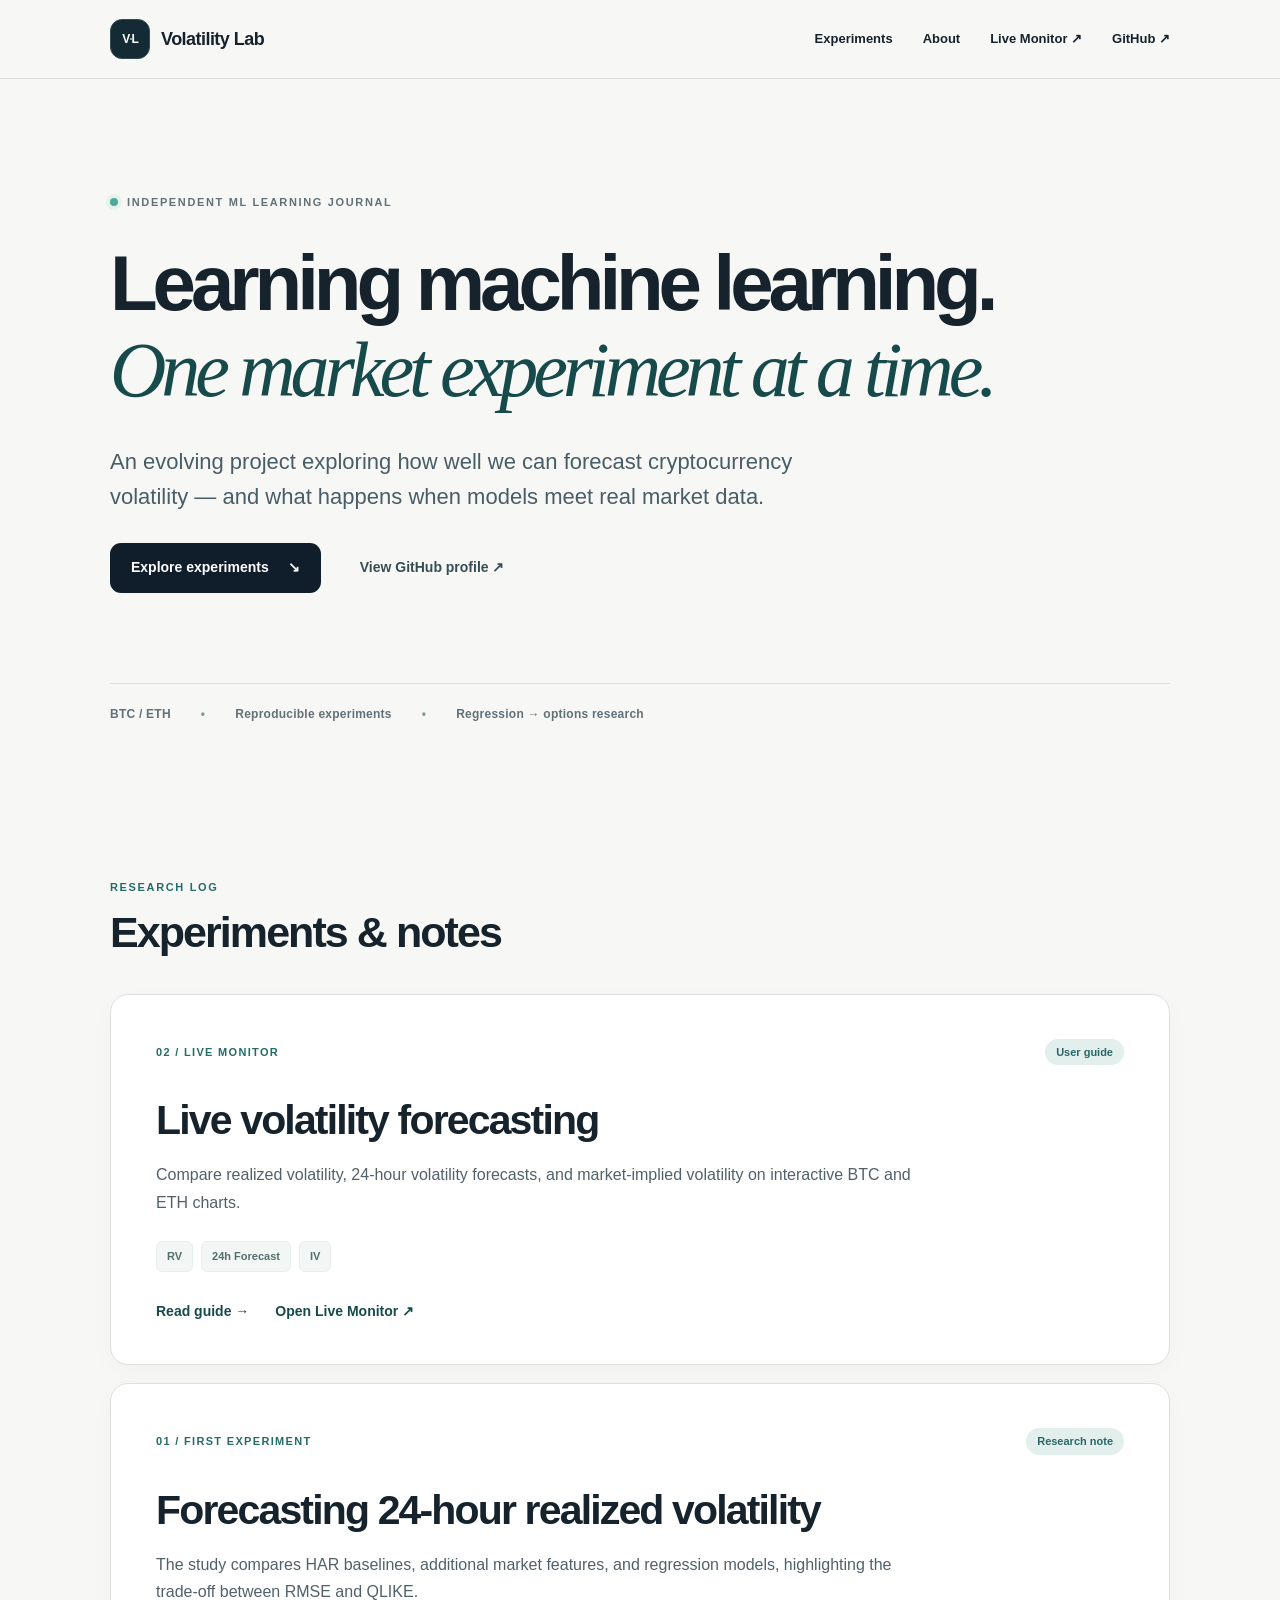
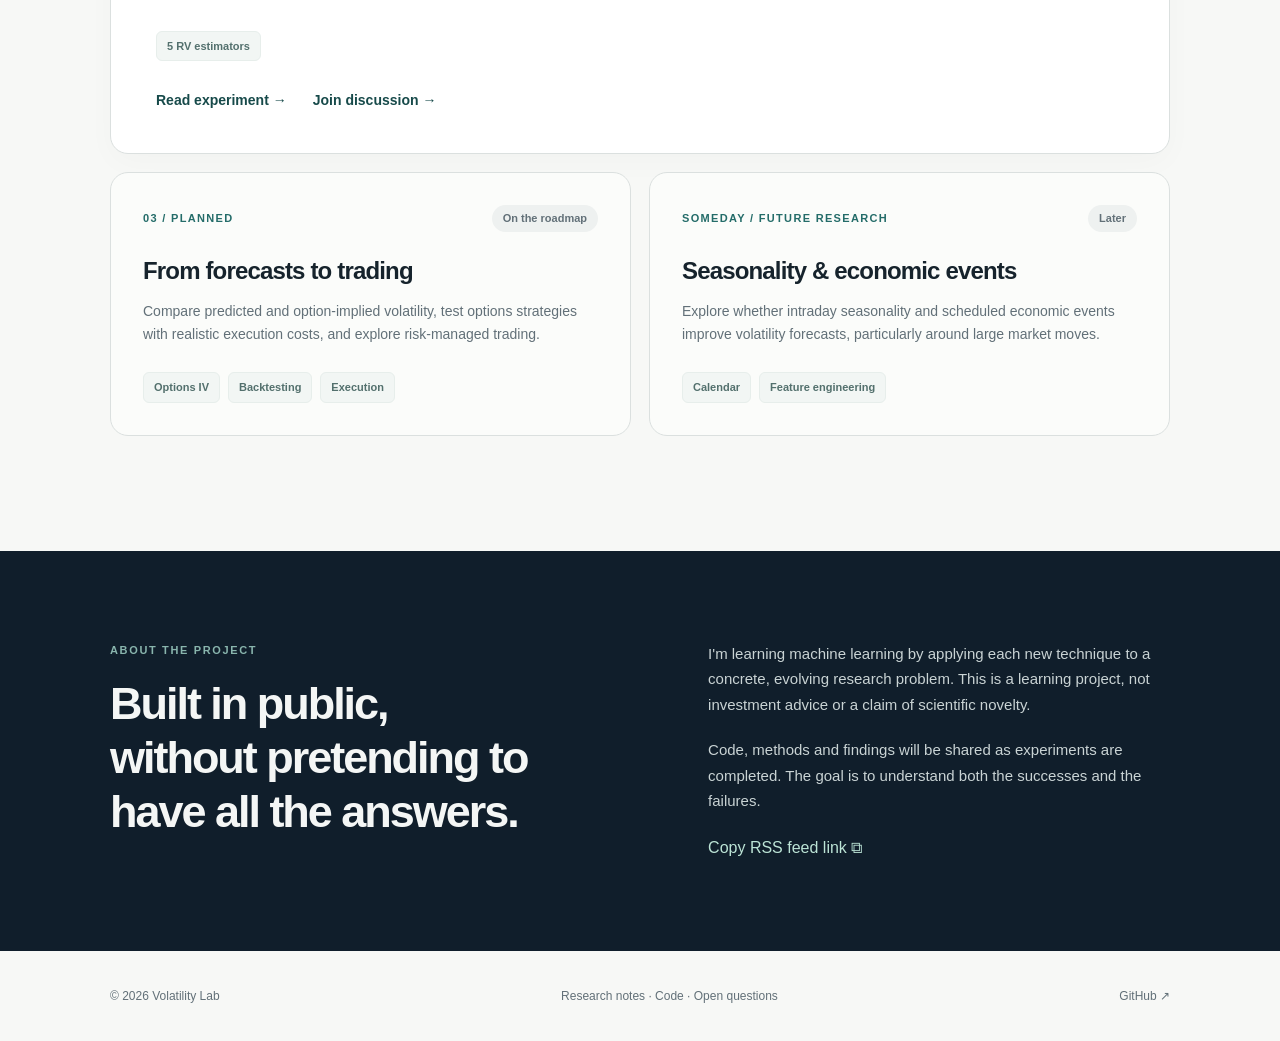
<file: index.html>
<!doctype html>
<html lang="en">
<head>
  <meta charset="utf-8">
  <meta name="viewport" content="width=device-width, initial-scale=1">
  <meta name="description" content="Volatility Lab — an open learning journal exploring machine learning for cryptocurrency volatility forecasting.">
  <meta name="theme-color" content="#101e2b">
  <link rel="canonical" href="https://olegkozik.github.io/volatility_lab/">
  <meta property="og:type" content="website">
  <meta property="og:site_name" content="Volatility Lab">
  <meta property="og:title" content="Volatility Lab — Open Machine Learning Research Journal">
  <meta property="og:description" content="Learning machine learning through reproducible BTC and ETH volatility-forecasting experiments. Research notes, models, interactive graphs and open questions.">
  <meta property="og:url" content="https://olegkozik.github.io/volatility_lab/">
  <meta property="og:image" content="https://olegkozik.github.io/volatility_lab/experiments/01-volatility-forecasting/figures/fig5_test_forecasts.png">
  <meta name="twitter:card" content="summary_large_image">
  <title>Volatility Lab — An open ML research journal</title>
  <link rel="icon" href="assets/favicon.svg" type="image/svg+xml">
  <link rel="stylesheet" href="assets/styles.css">
  <link rel="alternate" type="application/rss+xml" title="Volatility Lab — new experiments and notes" href="feed.xml">
  <style>
    /* Keep the existing link appearance while making RSS a button. */
    .rss-copy-button { appearance:none; border:0; padding:0; background:transparent; font:inherit; cursor:pointer; text-align:left; }
    .rss-copy-button:focus-visible { outline:2px solid #bce4d6; outline-offset:5px; border-radius:2px; }
    .rss-copy-status { margin-left:12px; font-size:12px; color:#bce4d6; }
    .feature-card + .feature-card { margin-top: 18px; }
  </style>
  <!-- Volatility Lab Google Analytics 4 -->
  <script async src="https://www.googletagmanager.com/gtag/js?id=G-KSH0YRSKS1"></script>
  <script>
    window.dataLayer = window.dataLayer || [];
    function gtag(){dataLayer.push(arguments);}
    gtag('js', new Date());
    gtag('config', 'G-KSH0YRSKS1');

    // Custom events for the links on Volatility Lab.
    document.addEventListener('click', function(event) {
      const target = event.target;
      const link = target && target.closest ? target.closest('a[href]') : null;
      if (!link) return;
      let destination;
      try {
        destination = new URL(link.getAttribute('href'), document.baseURI);
      } catch (_) { return; }

      const path = destination.pathname.toLowerCase();
      let name = null;
      if (path.endsWith('/feed.xml')) name = 'rss_click';
      else if (path.endsWith('.pdf')) name = 'pdf_click';
      else if (path.endsWith('.xlsx')) name = 'excel_file_click';
      else if (path.endsWith('/reports/') || path.endsWith('/reports/index.html'))
        name = 'excel_reports_click';
      else if (path.includes('/charts/') && path.endsWith('.html'))
        name = 'interactive_chart_click';
      else if (path.includes('/experiments/') && destination.hash === '#discussion')
        name = 'join_discussion_click';
      else if (link.closest('.feature-card') && path.includes('/notes/'))
        name = 'read_guide_click';
      else if (link.closest('.feature-card') && path.includes('/experiments/'))
        name = 'read_experiment_click';
      else if (destination.hostname === 'github.com' &&
               path.startsWith('/olegkozik/volatility_forecasting') &&
               !path.includes('/issues'))
        name = 'source_code_click';

      if (name && typeof gtag === 'function') {
        gtag('event', name, { link_url: destination.href });
      }
    }, true);
  </script>
  <script>
    document.addEventListener('DOMContentLoaded', function () {
      const button = document.getElementById('rss-copy-button');
      const status = document.getElementById('rss-copy-status');
      const feedUrl = new URL('feed.xml', document.baseURI).href;
      if (!button || !status) return;

      button.addEventListener('click', async function () {
        if (typeof gtag === 'function') {
          gtag('event', 'rss_click', { link_url: feedUrl });
        }
        try {
          if (!navigator.clipboard || !navigator.clipboard.writeText) {
            throw new Error('Clipboard API unavailable');
          }
          await navigator.clipboard.writeText(feedUrl);
          status.textContent = 'Link copied!';
        } catch (_) {
          // If browser permissions block clipboard access, show the URL for manual copying.
          window.prompt('Copy this RSS feed URL:', feedUrl);
          status.textContent = 'Paste this URL into your RSS reader.';
        }
      });
    });
  </script>
</head>
<body>
  <header class="site-header">
    <div class="container nav">
      <a href="./" class="brand" aria-label="Volatility Lab home"><span class="brand-mark">V<span>·</span>L</span><span>Volatility Lab</span></a>
      <nav aria-label="Main navigation"><a href="#experiments">Experiments</a><a href="#about">About</a><a href="https://live.volforecast.com/" target="_blank" rel="noopener noreferrer">Live Monitor <span aria-hidden="true">↗</span></a><a href="https://github.com/olegkozik" target="_blank" rel="noopener noreferrer">GitHub <span aria-hidden="true">↗</span></a></nav>
    </div>
  </header>
  <main>
    <section class="hero container">
      <div class="eyebrow"><span class="status-dot"></span> INDEPENDENT ML LEARNING JOURNAL</div>
      <h1>Learning machine learning.<br><em>One market experiment at a time.</em></h1>
      <p class="hero-lede">An evolving project exploring how well we can forecast cryptocurrency volatility — and what happens when models meet real market data.</p>
      <div class="hero-actions"><a class="btn btn-primary" href="#experiments">Explore experiments <span aria-hidden="true">↘</span></a><a class="btn btn-quiet" href="https://github.com/olegkozik" target="_blank" rel="noopener noreferrer">View GitHub profile ↗</a></div>
      <div class="hero-footer"><span>BTC / ETH</span><span>Reproducible experiments</span><span>Regression → options research</span></div>
    </section>
    <section id="experiments" class="container section">
      <div class="section-head"><div><div class="eyebrow accent">RESEARCH LOG</div><h2>Experiments & notes</h2></div></div>
      <article class="feature-card">
        <div class="feature-top"><span class="index-number">02 / LIVE MONITOR</span><span class="pill">User guide</span></div>
        <h3><a href="notes/02-live-monitor/">Live volatility forecasting</a></h3>
        <p>Compare realized volatility, 24-hour volatility forecasts, and market-implied volatility on interactive BTC and ETH charts.</p>
        <div class="tags"><span>RV</span><span>24h Forecast</span><span>IV</span></div>
        <div style="display:flex;flex-wrap:wrap;align-items:center;gap:12px 26px"><a class="text-link" href="notes/02-live-monitor/">Read guide <span aria-hidden="true">→</span></a><a class="text-link" href="https://live.volforecast.com/" target="_blank" rel="noopener noreferrer">Open Live Monitor <span aria-hidden="true">↗</span></a></div>
      </article>
      <article class="feature-card">
        <div class="feature-top"><span class="index-number">01 / FIRST EXPERIMENT</span><span class="pill">Research note</span></div>
        <h3><a href="experiments/01-volatility-forecasting/">Forecasting 24-hour realized volatility</a></h3>
        <p>The study compares HAR baselines, additional market features, and regression models, highlighting the trade-off between RMSE and QLIKE.</p>
        <div class="tags"><span>5 RV estimators</span></div>
        <div style="display:flex;flex-wrap:wrap;align-items:center;gap:12px 26px"><a class="text-link" href="experiments/01-volatility-forecasting/">Read experiment <span aria-hidden="true">→</span></a><a class="text-link" href="experiments/01-volatility-forecasting/#discussion">Join discussion <span aria-hidden="true">→</span></a></div>
      </article>
      <div class="upcoming-grid">
        <article class="next-card"><div class="feature-top"><span class="index-number">03 / PLANNED</span><span class="pill muted">On the roadmap</span></div><h3>From forecasts to trading</h3><p>Compare predicted and option-implied volatility, test options strategies with realistic execution costs, and explore risk-managed trading.</p><div class="tags"><span>Options IV</span><span>Backtesting</span><span>Execution</span></div></article>
        <article class="next-card"><div class="feature-top"><span class="index-number">SOMEDAY / FUTURE RESEARCH</span><span class="pill muted">Later</span></div><h3>Seasonality &amp; economic events</h3><p>Explore whether intraday seasonality and scheduled economic events improve volatility forecasts, particularly around large market moves.</p><div class="tags"><span>Calendar</span><span>Feature engineering</span></div></article>
      </div>
    </section>
    <section id="about" class="about-band"><div class="container about-grid"><div><div class="eyebrow">ABOUT THE PROJECT</div><h2>Built in public,<br>without pretending to have all the answers.</h2></div><div><p>I'm learning machine learning by applying each new technique to a concrete, evolving research problem. This is a learning project, not investment advice or a claim of scientific novelty.</p><p>Code, methods and findings will be shared as experiments are completed. The goal is to understand both the successes and the failures.</p><button id="rss-copy-button" class="text-link light rss-copy-button" type="button" aria-label="Copy the RSS feed URL to subscribe in your RSS reader">Copy RSS feed link ⧉</button><span id="rss-copy-status" class="rss-copy-status" role="status" aria-live="polite"></span></div></div></section>
  </main>
  <footer class="container footer"><span>© 2026 Volatility Lab</span><span>Research notes · Code · Open questions</span><a href="https://github.com/olegkozik">GitHub ↗</a></footer>
</body>
</html>
</file>
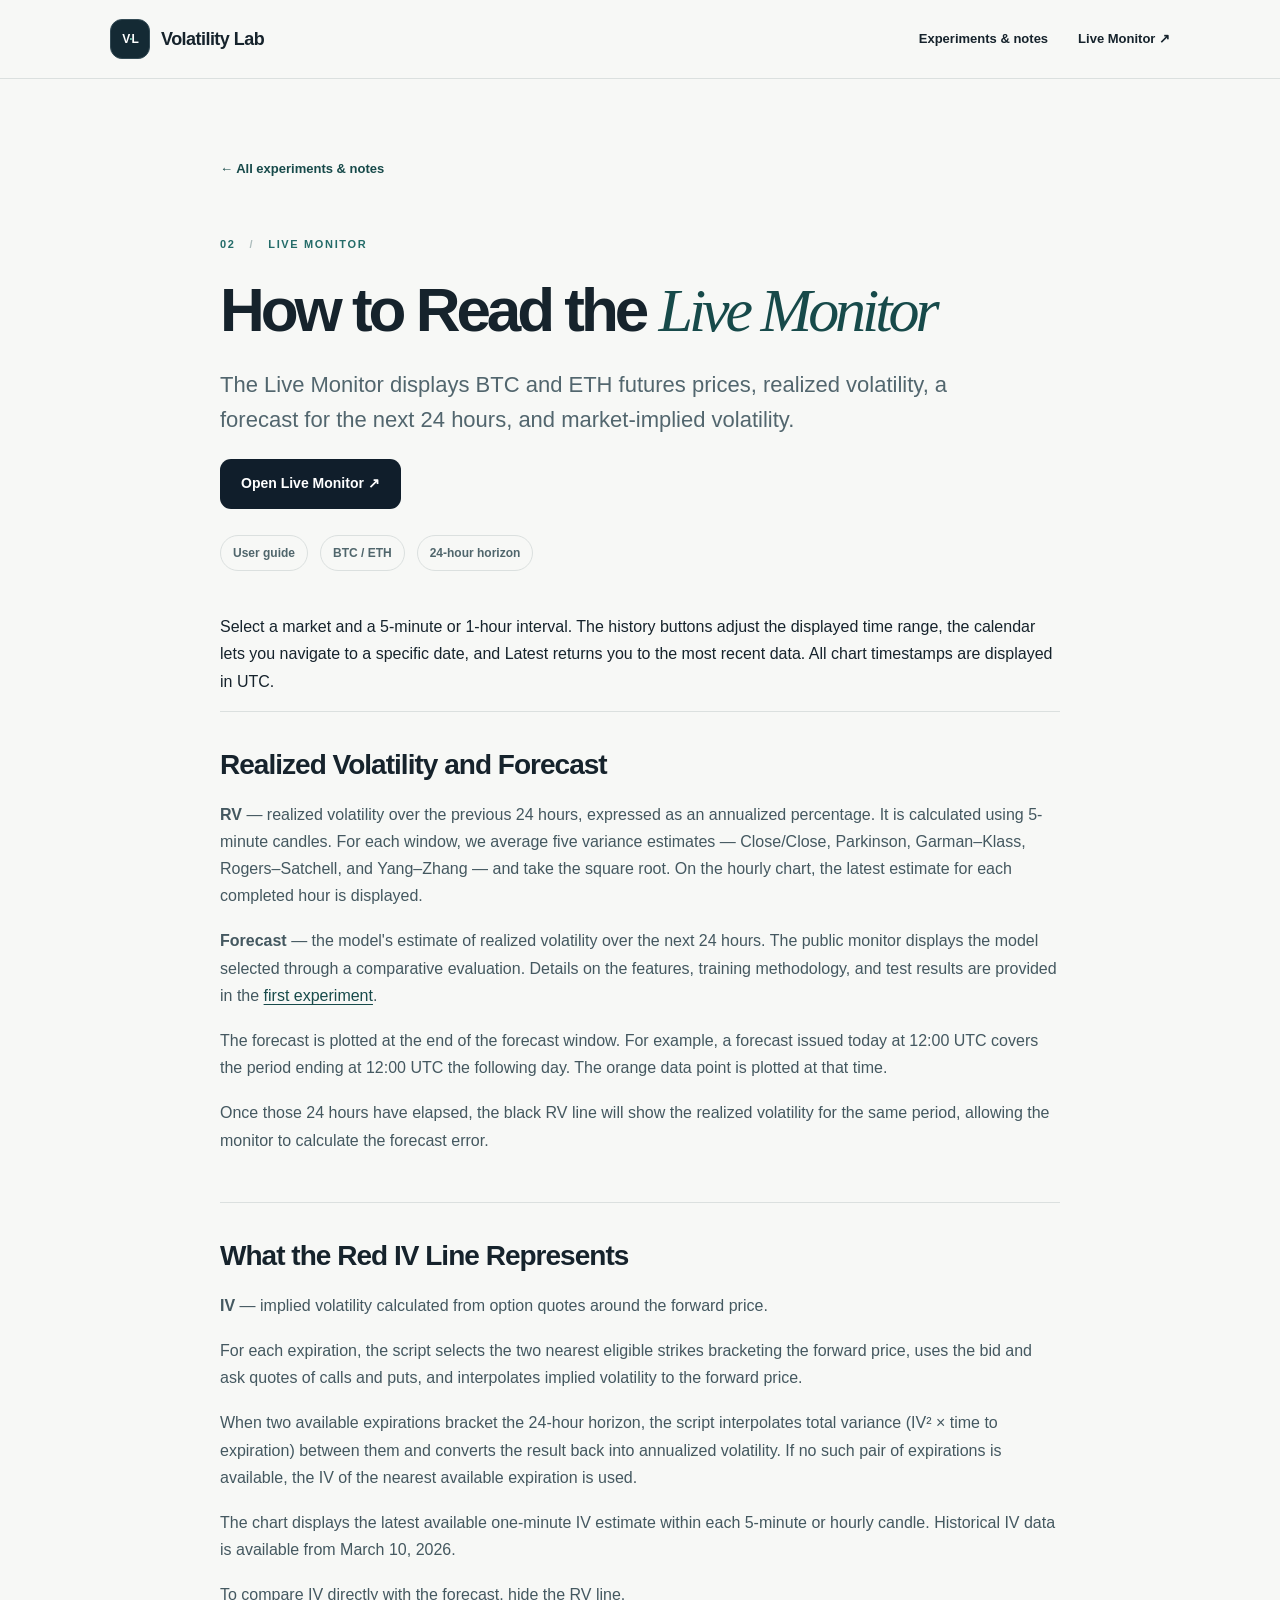
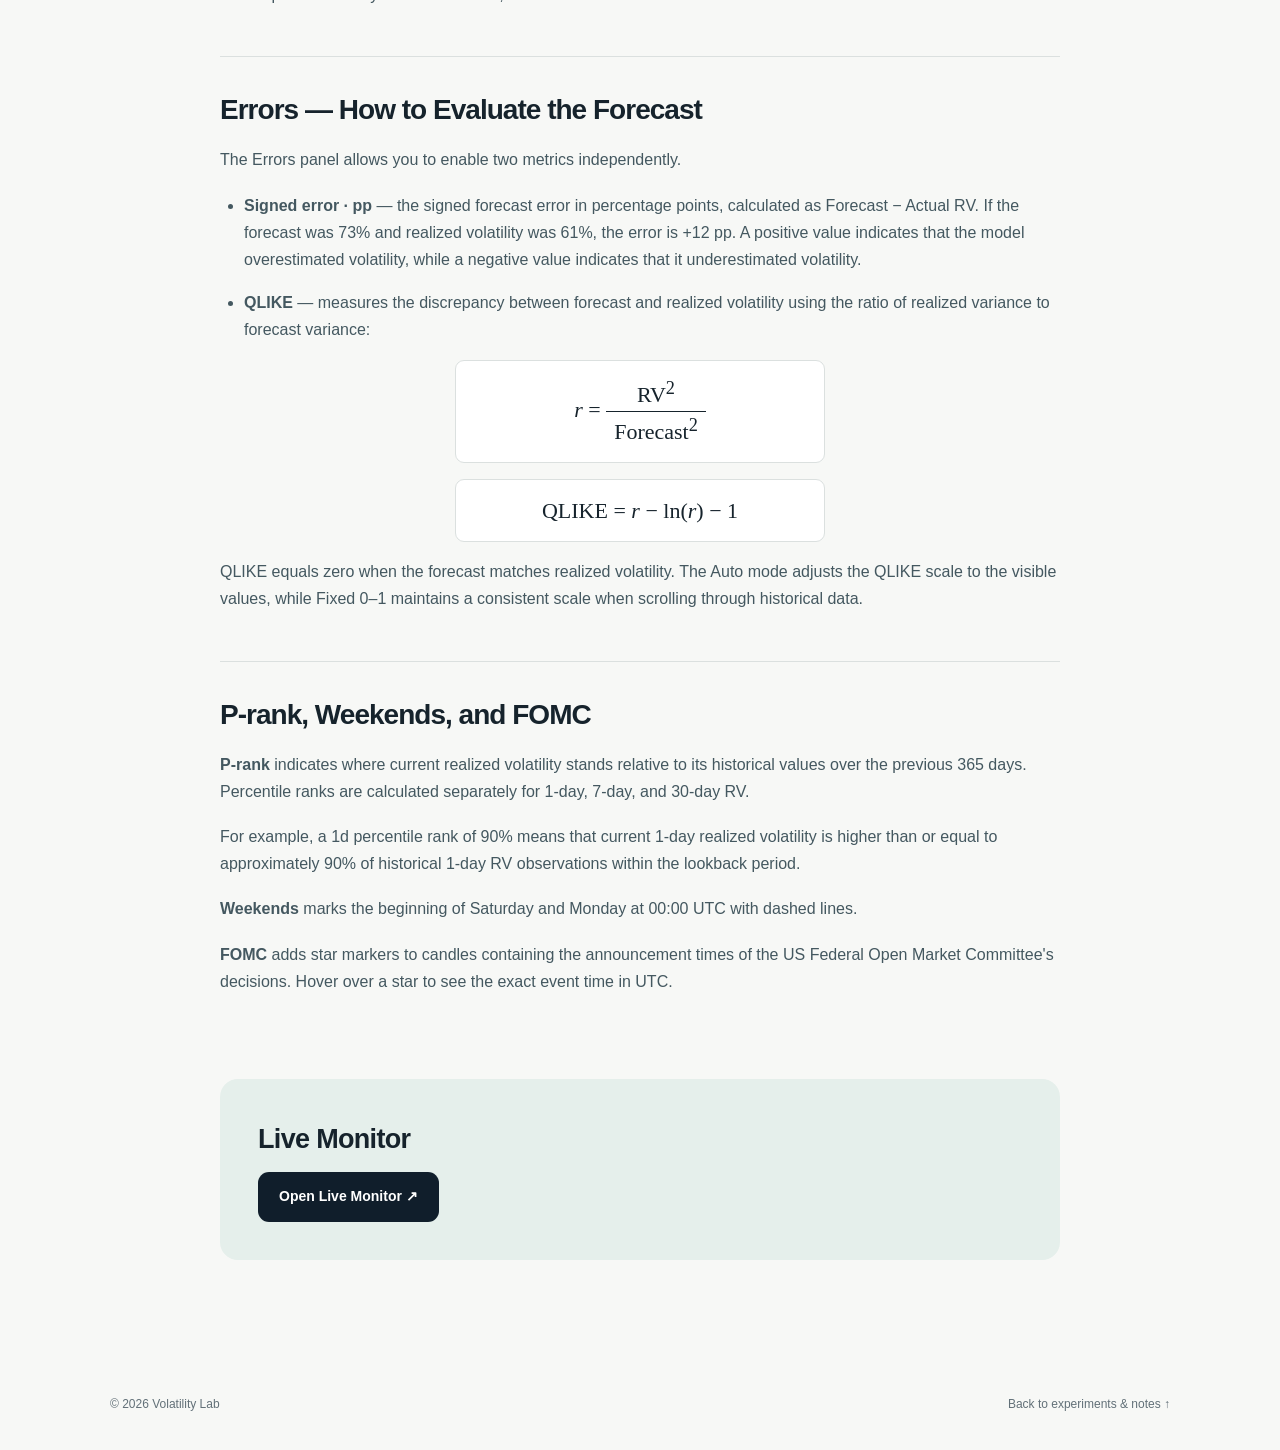
<file: notes/02-live-monitor/index.html>
<!doctype html>
<html lang="en">
<head>
  <meta charset="utf-8">
  <meta name="viewport" content="width=device-width,initial-scale=1">
  <meta name="description" content="Compare realized volatility, 24-hour volatility forecasts, and market-implied volatility on interactive BTC and ETH charts.">
  <meta name="theme-color" content="#101e2b">
  <link rel="canonical" href="https://volforecast.com/notes/02-live-monitor/">
  <meta property="og:type" content="article">
  <meta property="og:site_name" content="Volatility Lab">
  <meta property="og:title" content="How to Read the Live Monitor">
  <meta property="og:description" content="Compare realized volatility, 24-hour volatility forecasts, and market-implied volatility on interactive BTC and ETH charts.">
  <meta property="og:url" content="https://volforecast.com/notes/02-live-monitor/">
  <meta name="twitter:card" content="summary">
  <title>How to Read the Live Monitor · Volatility Lab</title>
  <link rel="icon" href="../../assets/favicon.svg" type="image/svg+xml">
  <link rel="stylesheet" href="../../assets/styles.css">
  <link rel="alternate" type="application/rss+xml" title="Volatility Lab — new experiments and notes" href="../../feed.xml">
  <style>
    .guide h1 { font-size: clamp(38px, 5.2vw, 62px); }
    .guide .article-meta { margin: 26px 0 42px; }
    .guide .article-section a { color: var(--accent-dark); text-decoration: underline; text-underline-offset: 3px; }
    .guide .article-section ul { padding-left: 24px; color: #445860; }
    .guide .article-section li { margin-bottom: 16px; }
    .guide .equation { background: #fff; border: 1px solid var(--line); border-radius: 9px; text-align: center; font: 22px/1.5 Georgia, "Times New Roman", serif; padding: 14px; max-width: 370px; margin: 16px auto; }
    .guide .fraction { display: inline-flex; flex-direction: column; vertical-align: middle; text-align: center; }
    .guide .fraction span:first-child { border-bottom: 1px solid currentColor; padding: 0 8px; }
    .guide .fraction span:last-child { padding: 0 8px; }
    .guide .guide-actions { display: flex; flex-wrap: wrap; gap: 12px; margin: 22px 0; }
  </style>
  <!-- Volatility Lab Google Analytics 4 -->
  <script async src="https://www.googletagmanager.com/gtag/js?id=G-KSH0YRSKS1"></script>
  <script>
    window.dataLayer = window.dataLayer || [];
    function gtag(){dataLayer.push(arguments);}
    gtag('js', new Date());
    gtag('config', 'G-KSH0YRSKS1');

    // Custom events for the links on Volatility Lab.
    document.addEventListener('click', function(event) {
      const target = event.target;
      const link = target && target.closest ? target.closest('a[href]') : null;
      if (!link) return;
      let destination;
      try {
        destination = new URL(link.getAttribute('href'), document.baseURI);
      } catch (_) { return; }

      const path = destination.pathname.toLowerCase();
      let name = null;
      if (path.endsWith('/feed.xml')) name = 'rss_click';
      else if (path.endsWith('.pdf')) name = 'pdf_click';
      else if (path.endsWith('.xlsx')) name = 'excel_file_click';
      else if (path.endsWith('/reports/') || path.endsWith('/reports/index.html'))
        name = 'excel_reports_click';
      else if (path.includes('/charts/') && path.endsWith('.html'))
        name = 'interactive_chart_click';
      else if (path.includes('/experiments/') && destination.hash === '#discussion')
        name = 'join_discussion_click';
      else if (link.closest('.feature-card') && path.includes('/experiments/'))
        name = 'read_experiment_click';
      else if (destination.hostname === 'github.com' &&
               path.startsWith('/olegkozik/volatility_forecasting') &&
               !path.includes('/issues'))
        name = 'source_code_click';

      if (name && typeof gtag === 'function') {
        gtag('event', name, { link_url: destination.href });
      }
    }, true);
  </script>
</head>
<body>
  <header class="site-header"><div class="container nav">
    <a href="../../" class="brand" aria-label="Volatility Lab home"><span class="brand-mark">V<span>·</span>L</span><span>Volatility Lab</span></a>
    <nav aria-label="Main navigation"><a href="../../#experiments">Experiments &amp; notes</a><a href="https://live.volforecast.com/" target="_blank" rel="noopener noreferrer">Live Monitor ↗</a></nav>
  </div></header>
  <main class="article-main container guide">
    <a class="back-link" href="../../#experiments">← All experiments &amp; notes</a>
    <div class="eyebrow accent">02 <span class="sep">/</span> LIVE MONITOR</div>
    <h1>How to Read the <em>Live Monitor</em></h1>
    <p class="article-lede">The Live Monitor displays BTC and ETH futures prices, realized volatility, a forecast for the next 24 hours, and market-implied volatility.</p>
    <div class="guide-actions"><a class="btn btn-primary" href="https://live.volforecast.com/" target="_blank" rel="noopener noreferrer">Open Live Monitor ↗</a></div>
    <div class="article-meta"><span>User guide</span><span>BTC / ETH</span><span>24-hour horizon</span></div>
    <p>Select a market and a 5-minute or 1-hour interval. The history buttons adjust the displayed time range, the calendar lets you navigate to a specific date, and Latest returns you to the most recent data. All chart timestamps are displayed in UTC.</p>
    <section class="article-section" id="rv-and-forecast">
      <h2>Realized Volatility and Forecast</h2>
      <p><strong>RV</strong> — realized volatility over the previous 24 hours, expressed as an annualized percentage. It is calculated using 5-minute candles. For each window, we average five variance estimates — Close/Close, Parkinson, Garman–Klass, Rogers–Satchell, and Yang–Zhang — and take the square root. On the hourly chart, the latest estimate for each completed hour is displayed.</p>
      <p><strong>Forecast</strong> — the model's estimate of realized volatility over the next 24 hours. The public monitor displays the model selected through a comparative evaluation. Details on the features, training methodology, and test results are provided in the <a href="../../experiments/01-volatility-forecasting/">first experiment</a>.</p>
      <p>The forecast is plotted at the end of the forecast window. For example, a forecast issued today at 12:00 UTC covers the period ending at 12:00 UTC the following day. The orange data point is plotted at that time.</p>
      <p>Once those 24 hours have elapsed, the black RV line will show the realized volatility for the same period, allowing the monitor to calculate the forecast error.</p>
    </section>
    <section class="article-section" id="iv">
      <h2>What the Red IV Line Represents</h2>
      <p><strong>IV</strong> — implied volatility calculated from option quotes around the forward price.</p>
      <p>For each expiration, the script selects the two nearest eligible strikes bracketing the forward price, uses the bid and ask quotes of calls and puts, and interpolates implied volatility to the forward price.</p>
      <p>When two available expirations bracket the 24-hour horizon, the script interpolates total variance (IV² × time to expiration) between them and converts the result back into annualized volatility. If no such pair of expirations is available, the IV of the nearest available expiration is used.</p>
      <p>The chart displays the latest available one-minute IV estimate within each 5-minute or hourly candle. Historical IV data is available from March 10, 2026.</p>
      <p>To compare IV directly with the forecast, hide the RV line.</p>
    </section>
    <section class="article-section" id="errors">
      <h2>Errors — How to Evaluate the Forecast</h2>
      <p>The Errors panel allows you to enable two metrics independently.</p>
      <ul>
        <li><strong>Signed error · pp</strong> — the signed forecast error in percentage points, calculated as Forecast − Actual RV. If the forecast was 73% and realized volatility was 61%, the error is +12 pp. A positive value indicates that the model overestimated volatility, while a negative value indicates that it underestimated volatility.</li>
        <li><strong>QLIKE</strong> — measures the discrepancy between forecast and realized volatility using the ratio of realized variance to forecast variance:</li>
      </ul>
      <div class="equation" role="math" aria-label="r equals RV squared divided by Forecast squared"><i>r</i> = <span class="fraction"><span>RV<sup>2</sup></span><span>Forecast<sup>2</sup></span></span></div>
      <div class="equation" role="math" aria-label="QLIKE equals r minus natural logarithm of r minus one">QLIKE = <i>r</i> − ln(<i>r</i>) − 1</div>
      <p>QLIKE equals zero when the forecast matches realized volatility. The Auto mode adjusts the QLIKE scale to the visible values, while Fixed 0–1 maintains a consistent scale when scrolling through historical data.</p>
    </section>
    <section class="article-section" id="p-rank-weekends-fomc">
      <h2>P-rank, Weekends, and FOMC</h2>
      <p><strong>P-rank</strong> indicates where current realized volatility stands relative to its historical values over the previous 365 days. Percentile ranks are calculated separately for 1-day, 7-day, and 30-day RV.</p>
      <p>For example, a 1d percentile rank of 90% means that current 1-day realized volatility is higher than or equal to approximately 90% of historical 1-day RV observations within the lookback period.</p>
      <p><strong>Weekends</strong> marks the beginning of Saturday and Monday at 00:00 UTC with dashed lines.</p>
      <p><strong>FOMC</strong> adds star markers to candles containing the announcement times of the US Federal Open Market Committee's decisions. Hover over a star to see the exact event time in UTC.</p>
    </section>
    <section class="article-cta">
      <h2>Live Monitor</h2>
      <a class="btn btn-primary" href="https://live.volforecast.com/" target="_blank" rel="noopener noreferrer">Open Live Monitor ↗</a>
    </section>
  </main>
  <footer class="container footer"><span>© 2026 Volatility Lab</span><a href="../../#experiments">Back to experiments &amp; notes ↑</a></footer>
</body>
</html>
</file>
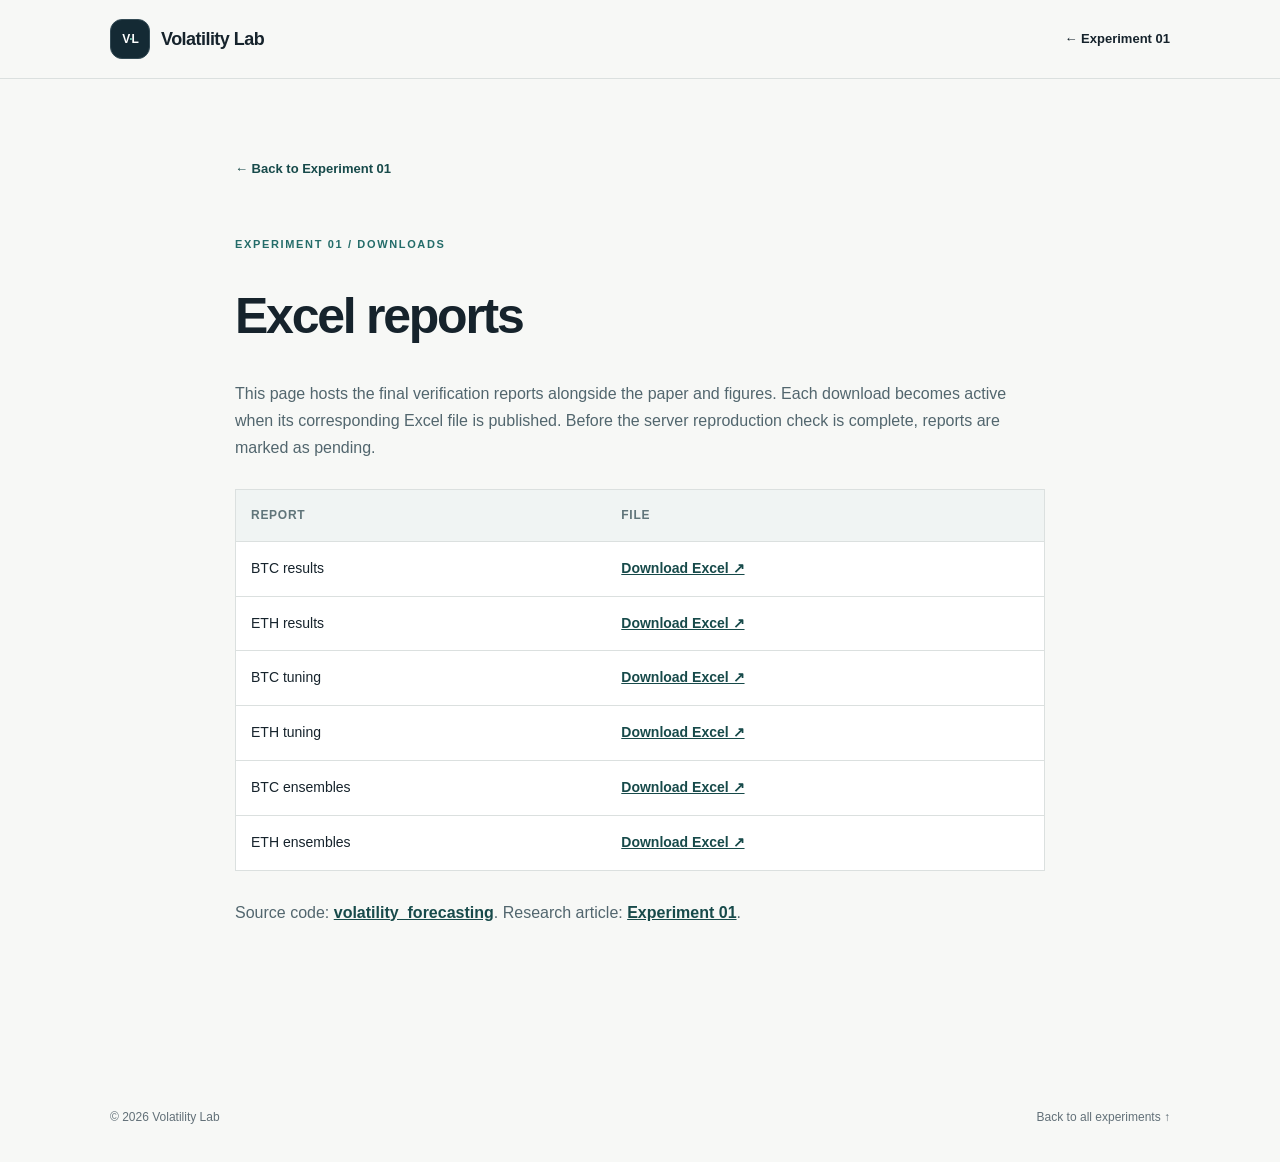
<file: experiments/01-volatility-forecasting/reports/index.html>
<!doctype html>
<html lang="en"><head><meta charset="utf-8"><meta name="viewport" content="width=device-width, initial-scale=1">
<meta name="description" content="Download verified Excel reports for Volatility Lab Experiment 01: BTC/ETH volatility forecasting.">
<title>Experiment 01 — Excel Reports · Volatility Lab</title>
<link rel="icon" href="../../../assets/favicon.svg" type="image/svg+xml"><link rel="stylesheet" href="../../../assets/styles.css">
<style>.report-page{max-width:870px;margin:0 auto;padding:75px 30px 130px}.report-page h1{font-size:clamp(32px,5vw,50px);line-height:1.18;letter-spacing:-.045em}.report-page p{color:#52666e;line-height:1.7}.download-table{border-collapse:collapse;width:100%;background:#fff;margin:28px 0;border:1px solid #dbe0df}.download-table th,.download-table td{padding:15px;border-bottom:1px solid #dbe0df;text-align:left}.download-table th{font-size:12px;text-transform:uppercase;letter-spacing:.06em;color:#60757a}.report-link{color:#174a4a;text-decoration:underline;font-weight:700}.pending{font-size:13px;color:#738087}[hidden]{display:none!important}</style>
  <!-- Volatility Lab Google Analytics 4 -->
  <script async src="https://www.googletagmanager.com/gtag/js?id=G-KSH0YRSKS1"></script>
  <script>
    window.dataLayer = window.dataLayer || [];
    function gtag(){dataLayer.push(arguments);}
    gtag('js', new Date());
    gtag('config', 'G-KSH0YRSKS1');

    // Custom events for the links on Volatility Lab.
    document.addEventListener('click', function(event) {
      const target = event.target;
      const link = target && target.closest ? target.closest('a[href]') : null;
      if (!link) return;
      let destination;
      try {
        destination = new URL(link.getAttribute('href'), document.baseURI);
      } catch (_) { return; }

      const path = destination.pathname.toLowerCase();
      let name = null;
      if (path.endsWith('/feed.xml')) name = 'rss_click';
      else if (path.endsWith('.pdf')) name = 'pdf_click';
      else if (path.endsWith('.xlsx')) name = 'excel_file_click';
      else if (path.endsWith('/reports/') || path.endsWith('/reports/index.html'))
        name = 'excel_reports_click';
      else if (path.includes('/charts/') && path.endsWith('.html'))
        name = 'interactive_chart_click';
      else if (path.includes('/experiments/') && destination.hash === '#discussion')
        name = 'join_discussion_click';
      else if (link.closest('.feature-card') && path.includes('/experiments/'))
        name = 'read_experiment_click';
      else if (destination.hostname === 'github.com' &&
               path.startsWith('/olegkozik/volatility_forecasting') &&
               !path.includes('/issues'))
        name = 'source_code_click';

      if (name && typeof gtag === 'function') {
        gtag('event', name, { link_url: destination.href });
      }
    }, true);
  </script>
</head><body>
<header class="site-header"><div class="container nav"><a href="../../../" class="brand"><span class="brand-mark">V<span>·</span>L</span><span>Volatility Lab</span></a><nav><a href="../">← Experiment 01</a></nav></div></header>
<main class="report-page"><a class="back-link" href="../">← Back to Experiment 01</a><div class="eyebrow accent">EXPERIMENT 01 / DOWNLOADS</div><h1>Excel reports</h1>
<p>This page hosts the final verification reports alongside the paper and figures. Each download becomes active when its corresponding Excel file is published. Before the server reproduction check is complete, reports are marked as pending.</p>
<table class="download-table"><thead><tr><th>Report</th><th>File</th></tr></thead><tbody>
<tr><td>BTC results</td><td><a href="BTC_results.xlsx" class="report-link" hidden>Download Excel ↗</a><span class="pending">Pending verification</span></td></tr>
<tr><td>ETH results</td><td><a href="ETH_results.xlsx" class="report-link" hidden>Download Excel ↗</a><span class="pending">Pending verification</span></td></tr>
<tr><td>BTC tuning</td><td><a href="tuning/BTC_tuning.xlsx" class="report-link" hidden>Download Excel ↗</a><span class="pending">Pending verification</span></td></tr>
<tr><td>ETH tuning</td><td><a href="tuning/ETH_tuning.xlsx" class="report-link" hidden>Download Excel ↗</a><span class="pending">Pending verification</span></td></tr>
<tr><td>BTC ensembles</td><td><a href="ensembles/BTC_ensembles.xlsx" class="report-link" hidden>Download Excel ↗</a><span class="pending">Pending verification</span></td></tr>
<tr><td>ETH ensembles</td><td><a href="ensembles/ETH_ensembles.xlsx" class="report-link" hidden>Download Excel ↗</a><span class="pending">Pending verification</span></td></tr>
</tbody></table>
<p>Source code: <a class="report-link" href="https://github.com/olegkozik/volatility_forecasting">volatility_forecasting</a>. Research article: <a class="report-link" href="../">Experiment 01</a>.</p>
</main><footer class="container footer"><span>© 2026 Volatility Lab</span><a href="../../../">Back to all experiments ↑</a></footer>
<script>document.querySelectorAll('a.report-link[href$=".xlsx"]').forEach(a=>{fetch(a.getAttribute('href'),{method:'HEAD'}).then(r=>{if(r.ok){a.hidden=false;const status=a.nextElementSibling;if(status)status.hidden=true}}).catch(()=>{})})</script>
</body></html>
</file>
<file: assets/styles.css>
/* Volatility Lab — lightweight static website for GitHub Pages. No build tools needed. */
:root{--bg:#f7f8f6;--ink:#16232c;--muted:#627078;--line:#dbe0df;--accent:#246c69;--accent-dark:#174a4a;--dark:#101e2b;--white:#fff;--warm:#e8f1ed;--radius:18px}
*{box-sizing:border-box}html{scroll-behavior:smooth}body{margin:0;background:var(--bg);color:var(--ink);font:16px/1.7 -apple-system,BlinkMacSystemFont,"Segoe UI",Inter,Roboto,Helvetica,Arial,sans-serif}a{color:inherit;text-decoration:none}a:hover{color:var(--accent)}a:focus-visible{outline:3px solid #54aaa4;outline-offset:4px;border-radius:3px}.container{max-width:1120px;margin:0 auto;padding-left:30px;padding-right:30px}.site-header{background:var(--bg);border-bottom:1px solid var(--line)}.nav{height:78px;display:flex;align-items:center;justify-content:space-between;gap:20px}.brand{display:flex;align-items:center;gap:11px;font-weight:750;letter-spacing:-.03em;font-size:18px}.brand-mark{display:inline-flex;width:40px;height:40px;align-items:center;justify-content:center;border:1px solid #344b55;border-radius:12px;font-size:12px;letter-spacing:-1px;background:#142a34;color:#fff}.brand-mark span{color:#74d0b5}.nav nav{display:flex;gap:30px;font-size:13px;font-weight:600}.hero{padding-top:114px;padding-bottom:88px}.eyebrow{font-size:11px;letter-spacing:.15em;font-weight:800;text-transform:uppercase;color:var(--muted);display:flex;align-items:center;gap:9px}.eyebrow.accent{color:var(--accent)}.status-dot{display:inline-block;width:8px;height:8px;border-radius:50%;background:#4da999;box-shadow:0 0 0 4px #e4f4eb}.hero h1,.article-main h1{font-size:clamp(40px,6.1vw,80px);line-height:1.11;letter-spacing:-.065em;max-width:990px;margin:28px 0 30px;font-weight:760}.hero h1 em,.article-main h1 em{font-family:Georgia,"Times New Roman",serif;font-weight:400;letter-spacing:-.065em;color:var(--accent-dark)}.hero-lede{font-size:clamp(18px,2.1vw,22px);line-height:1.6;color:#495d66;max-width:750px;margin:0 0 29px}.hero-actions{display:flex;align-items:center;gap:18px;flex-wrap:wrap}.btn{display:inline-flex;justify-content:center;align-items:center;gap:19px;font-weight:700;font-size:14px;padding:13px 21px;border-radius:11px}.btn-primary{background:var(--dark);color:white}.btn-primary:hover{color:#fff;background:#25504d}.btn-quiet{color:#354d53}.hero-footer{margin-top:90px;border-top:1px solid var(--line);padding-top:20px;display:flex;gap:30px;flex-wrap:wrap;color:var(--muted);font-size:12px;font-weight:650;letter-spacing:.02em}.hero-footer span+span:before{content:"•";margin-right:30px;color:#7d9b98}.section{padding-top:65px;padding-bottom:115px}.section-head{display:flex;justify-content:space-between;align-items:end;gap:30px;margin-bottom:36px}.section-head h2{font-size:clamp(30px,3.5vw,43px);margin:12px 0 0;letter-spacing:-.045em;line-height:1.15}.section-head p{max-width:365px;font-size:14px;color:var(--muted);line-height:1.65;margin:0}.feature-card{padding:44px 45px 40px;background:var(--white);border:1px solid var(--line);border-radius:var(--radius);box-shadow:0 9px 30px rgba(18,48,47,.025)}.feature-top{display:flex;justify-content:space-between;align-items:center;gap:10px;flex-wrap:wrap}.index-number{font-weight:800;font-size:11px;letter-spacing:.12em;color:var(--accent)}.pill{display:inline-block;border-radius:100px;padding:4px 11px;background:#e2efed;color:#276866;font-size:11px;font-weight:750}.pill.muted{background:#eef1f0;color:#627078}.feature-card h3{font-size:clamp(25px,3.4vw,41px);line-height:1.22;letter-spacing:-.045em;max-width:730px;margin:30px 0 12px}.feature-card p{font-size:16px;color:#51616a;max-width:760px;line-height:1.72}.tags{display:flex;gap:8px;flex-wrap:wrap;margin:25px 0 28px}.tags span{font-size:11px;color:#53706d;font-weight:700;background:#f2f6f4;border:1px solid #e7eeeb;padding:5px 10px;border-radius:6px}.text-link{font-size:14px;font-weight:800;color:var(--accent-dark)}.text-link:hover{color:#138d85}.upcoming-grid{display:grid;grid-template-columns:1fr 1fr;gap:18px;margin-top:18px}.next-card{border:1px solid var(--line);border-radius:var(--radius);background:#fbfcfa;padding:32px}.next-card h3{font-size:24px;letter-spacing:-.035em;line-height:1.24;margin:24px 0 12px}.next-card p{font-size:14px;color:var(--muted)}.next-card .tags{margin-bottom:0}.about-band{background:var(--dark);color:#f4f6f5;padding:90px 0}.about-grid{display:grid;grid-template-columns:1.1fr 1fr;gap:90px}.about-grid .eyebrow{color:#89b5ad}.about-grid h2{font-size:clamp(30px,3.6vw,45px);letter-spacing:-.045em;line-height:1.2;margin:17px 0}.about-grid p{color:#c9d3d4;font-size:15px;margin:0 0 20px}.text-link.light{color:#bce4d6}.footer{min-height:90px;display:flex;justify-content:space-between;align-items:center;gap:20px;color:var(--muted);font-size:12px}.article-main{max-width:900px;padding-top:75px;padding-bottom:100px}.back-link{display:inline-block;font-size:13px;color:var(--accent-dark);font-weight:700;margin-bottom:55px}.article-main h1{font-size:clamp(41px,6vw,70px);margin:22px 0}.article-lede{color:#52666e;font-size:22px;line-height:1.6;max-width:780px}.article-meta{display:flex;flex-wrap:wrap;gap:12px;margin:35px 0 75px}.article-meta span{font-size:12px;font-weight:750;color:#50666c;padding:7px 12px;border:1px solid var(--line);border-radius:100px}.article-section{padding-top:35px;padding-bottom:30px;border-top:1px solid var(--line)}.article-section h2{font-size:28px;line-height:1.25;letter-spacing:-.035em;margin:0 0 19px}.article-section p{color:#445860;font-size:16px;margin:0 0 18px}.table-wrap{overflow:auto;border:1px solid var(--line);border-radius:12px;margin:27px 0 13px;background:#fff}table{border-collapse:collapse;width:100%;min-width:490px;font-size:14px;text-align:left}th{font-size:12px;color:#5a6d74;text-transform:uppercase;letter-spacing:.05em;background:#f0f4f3}td,th{padding:14px 20px;border-bottom:1px solid #e6ebe9}tr:last-child td{border-bottom:0}.highlight-row{background:#f1f8f4;font-weight:700}.article-section .small-note{font-size:12px;color:var(--muted)}.article-cta{padding:38px;border-radius:var(--radius);background:#e5efeb;margin-top:36px}.article-cta h2{margin:0 0 9px;font-size:27px;letter-spacing:-.025em}.article-cta p{font-size:14px;color:#405d60;max-width:620px;margin-bottom:20px}.sep{color:#acbcbc;padding:0 5px}
@media(max-width:760px){.container{padding-left:20px;padding-right:20px}.nav{height:70px}.nav nav{gap:13px;font-size:12px}.nav nav a:nth-child(2){display:none}.brand{font-size:15px}.hero{padding-top:72px;padding-bottom:45px}.hero h1{margin-top:22px}.hero-footer{margin-top:55px;gap:9px;display:block}.hero-footer span{display:block;margin-bottom:8px}.hero-footer span+span:before{display:none}.section{padding-top:55px;padding-bottom:70px}.section-head{display:block}.section-head p{margin-top:17px}.feature-card{padding:25px}.upcoming-grid,.about-grid{grid-template-columns:1fr}.upcoming-grid{gap:14px}.next-card{padding:24px}.about-band{padding:60px 0}.about-grid{gap:12px}.footer{padding-top:22px;padding-bottom:22px;flex-wrap:wrap;min-height:0}.article-main{padding-top:40px;padding-bottom:60px}.back-link{margin-bottom:45px}.article-meta{margin-bottom:48px}.article-lede{font-size:18px}}
@media(prefers-reduced-motion:reduce){html{scroll-behavior:auto}}
</file>
